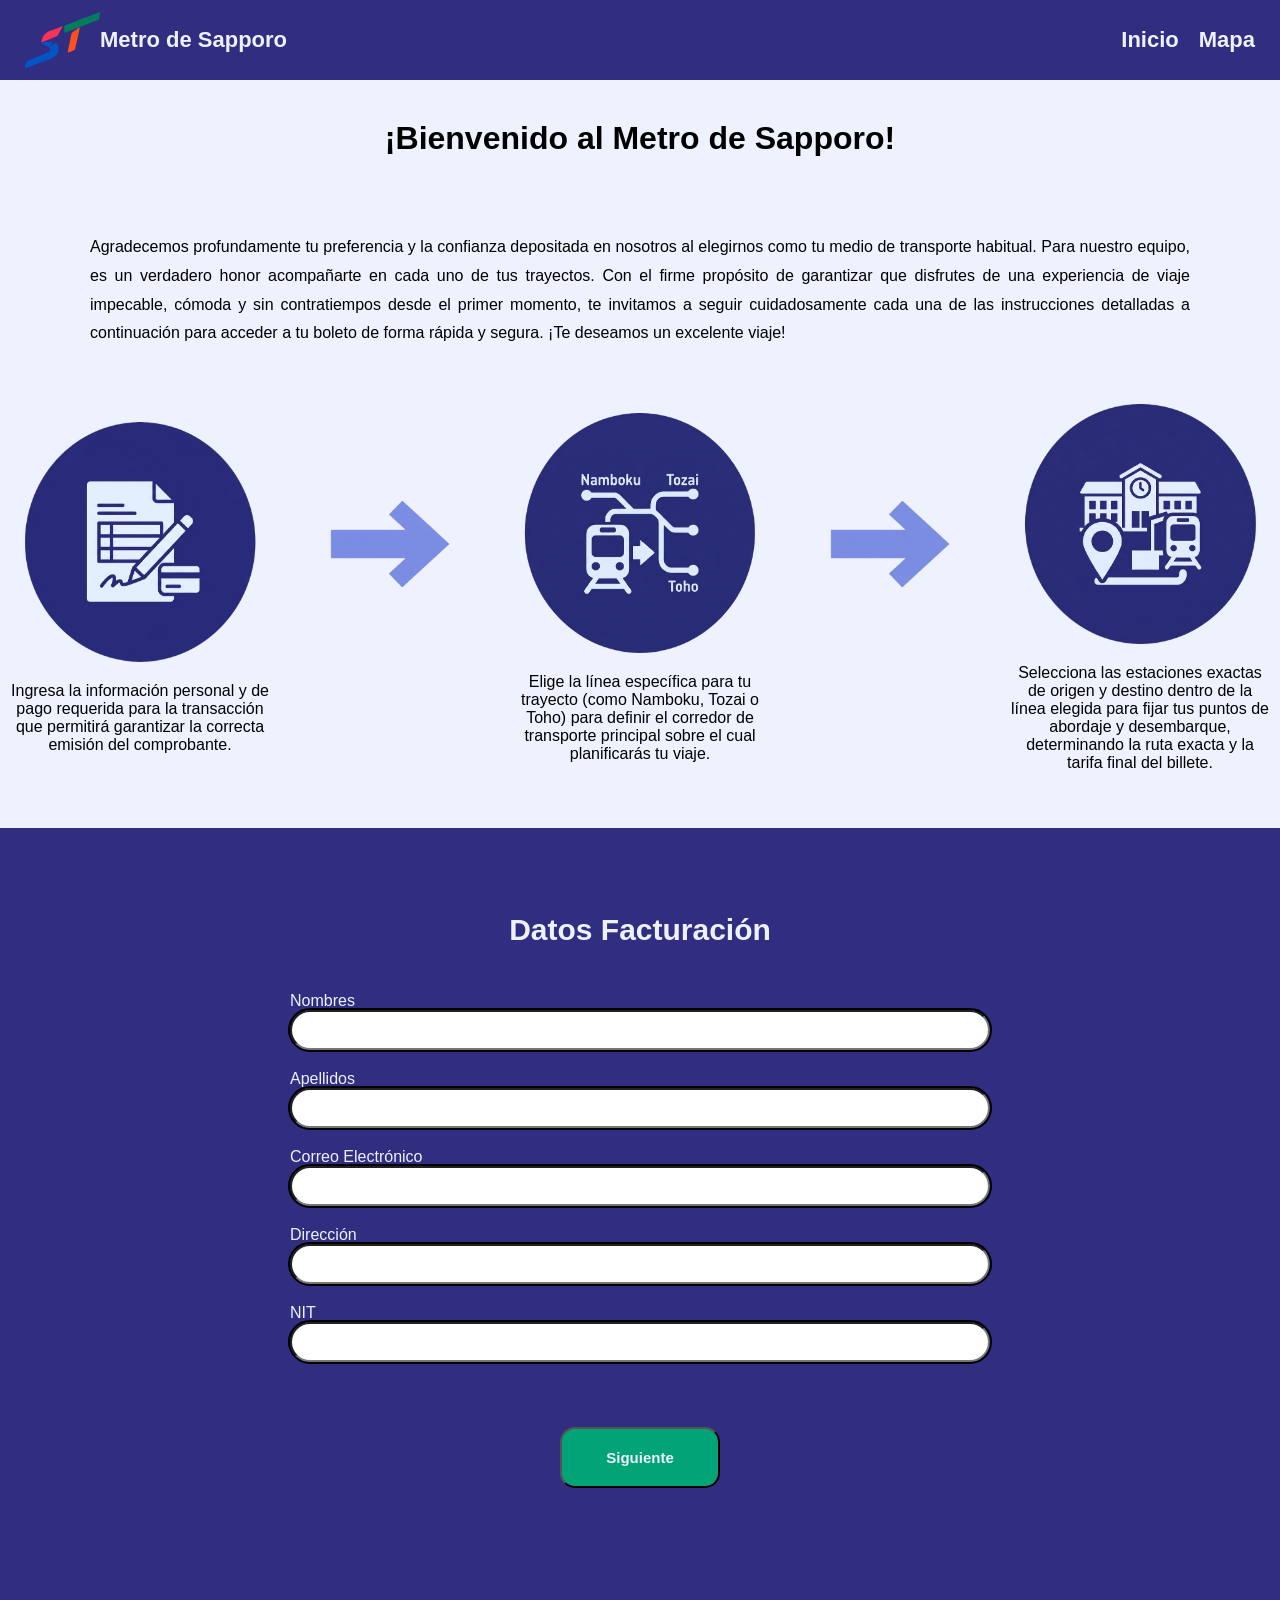
<file: index.html>
<!DOCTYPE html>
<html lang="en">
<head>
    <meta charset="UTF-8">
    <meta name="viewport" content="width=device-width, initial-scale=1.0">
    <title>Metro de Sapporo</title>
    <link rel="stylesheet" href="./styles.css">
    <link rel="icon" href="./imagenes/ST_Logo.svg">
</head>
<body>
    <header class="encabezado">
        <div class="logo"> <img id="logo-sp" src="./imagenes/ST_Logo.svg" alt="Logo Metro de Sapporo"> <p>Metro de Sapporo</p></div>
        <nav class="navegacion">
            <ul class="enlaces">
                <li><a href="#">Inicio</a></li>
                <li><a href="./mapa.html">Mapa</a></li>
            </ul>
        </nav>
    </header>

    <div class="introduccion">
        <h1>¡Bienvenido al Metro de Sapporo!</h1>
        
        <div class="bienvenida">

            <p>Agradecemos profundamente tu preferencia y la confianza depositada en nosotros al elegirnos como tu medio de transporte habitual. Para nuestro equipo, es un verdadero honor acompañarte en cada uno de tus trayectos.
            Con el firme propósito de garantizar que disfrutes de una experiencia de viaje impecable, cómoda y sin contratiempos desde el primer momento, te invitamos a seguir cuidadosamente cada una de las instrucciones detalladas a continuación para acceder a tu boleto de forma rápida y segura. ¡Te deseamos un excelente viaje!</p>

        </div>
    </div>

    <div class="instrucciones">
        <div class="info">
            <img src="./imagenes/facturacion.png" alt="Logo facturación" class="icono"> <p>Ingresa la información personal y de pago requerida para la transacción que permitirá garantizar la correcta emisión del comprobante.</p>
        </div>
        <img src="./imagenes/flecha.png" class="flecha">
        <div class="info">
            <img src="./imagenes/lineas.png" alt="Logo líneas" class="icono"> <p>Elige la línea específica para tu trayecto (como Namboku, Tozai o Toho) para definir el corredor de transporte principal sobre el cual planificarás tu viaje.</p>
        </div>
        <img src="./imagenes/flecha.png" class="flecha">
        <div class="info">
            <img src="./imagenes/estaciones.png" alt="Logo estaciones" class="icono" > <p>Selecciona las estaciones exactas de origen y destino dentro de la línea elegida para fijar tus puntos de abordaje y desembarque, determinando la ruta exacta y la tarifa final del billete.</p>
        </div>
    </div>

    <div class="datos">
        <form class="facturacion seccion-datos activa">
            <h2 class="titulo-datos">Datos Facturación</h2>
            <div>
                <label class="etiqueta" for="nombres">Nombres</label>
                <input type="text" name="nombres" id="nombres">
            </div>
            <div>
                <label class="etiqueta" for="apellidos">Apellidos</label>
                <input type="text" name="apellidos" id="apellidos">
            </div>
            <div>
                <label class="etiqueta" for="email">Correo Electrónico</label>
                <input type="email" name="email" id="email">
            </div>
            <div>
                <label class="etiqueta" for="direccion">Dirección</label>
                <input type="text" name="direccion" id="direccion">
            </div>
            <div>
                <label class="etiqueta" for="nit">NIT</label>
                <input type="text" name="nit" id="nit">
            </div>
            <button type="button" class="boton-siguiente">Siguiente</button>
        </form>
        
        <form class="lineas seccion-datos">
            <h2 class="titulo-datos">Selección Línea</h2>
            <div class="contenedor-mapa">
                <img src="./imagenes/ST_Mapa.png" alt="Mapa Líneas Metro Sapporo" id="mapa-lineas">
                <div class="opciones-lineas">
                    <div class="linea namboku">
                        <input type="radio" id="namboku" name="linea" value="namboku">
                        <label for="namboku">Namboku</label>
                    </div>
                    <div class="linea tozai">
                        <input type="radio" id="tozai" name="linea" value="tozai">
                        <label for="tozai">Tozai</label>
                    </div>
                    <div class="linea toho">
                        <input type="radio" id="toho" name="linea" value="toho">
                        <label for="namboku">Toho</label>
                    </div>
                </div>
            </div>
            <button type="button" class="boton-siguiente">Siguiente</button>
        </form>

        <form class="estaciones seccion-datos">
            <h2 class="titulo-datos">Selección de Estaciones</h2>
            <p class="nombre-linea-seleccionada">Línea activa: <span id="nombre-linea-lbl">---</span></p>
            <div>
                <details class="cuadro-desplegable">
                <summary class="titulo-desplegable">Ver Estaciones Disponibles</summary>
                <div class="lista-estaciones" id="lista-estaciones-desplegable">
                <!-- Se llena con JS -->
                </div>
                </details>
            </div>
            <div>
                <label class="etiqueta" for="origen">Estación Origen</label>
                <select id="origen" name="origen" required>
                    <option value="">-- Selecciona Origen --</option>
                </select>
            </div>
            <div>
                <label class="etiqueta" for="destino">Estación Destino</label>
                <select id="destino" name="destino" required>
                    <option value="">-- Selecciona Destino --</option>
                </select>
            </div>
            <button type="submit" class="boton-siguiente">Finalizar Boleto</button>
        </form>
        
    </div>
        <script src="./script.js"></script>
</body>
</html>
</file>
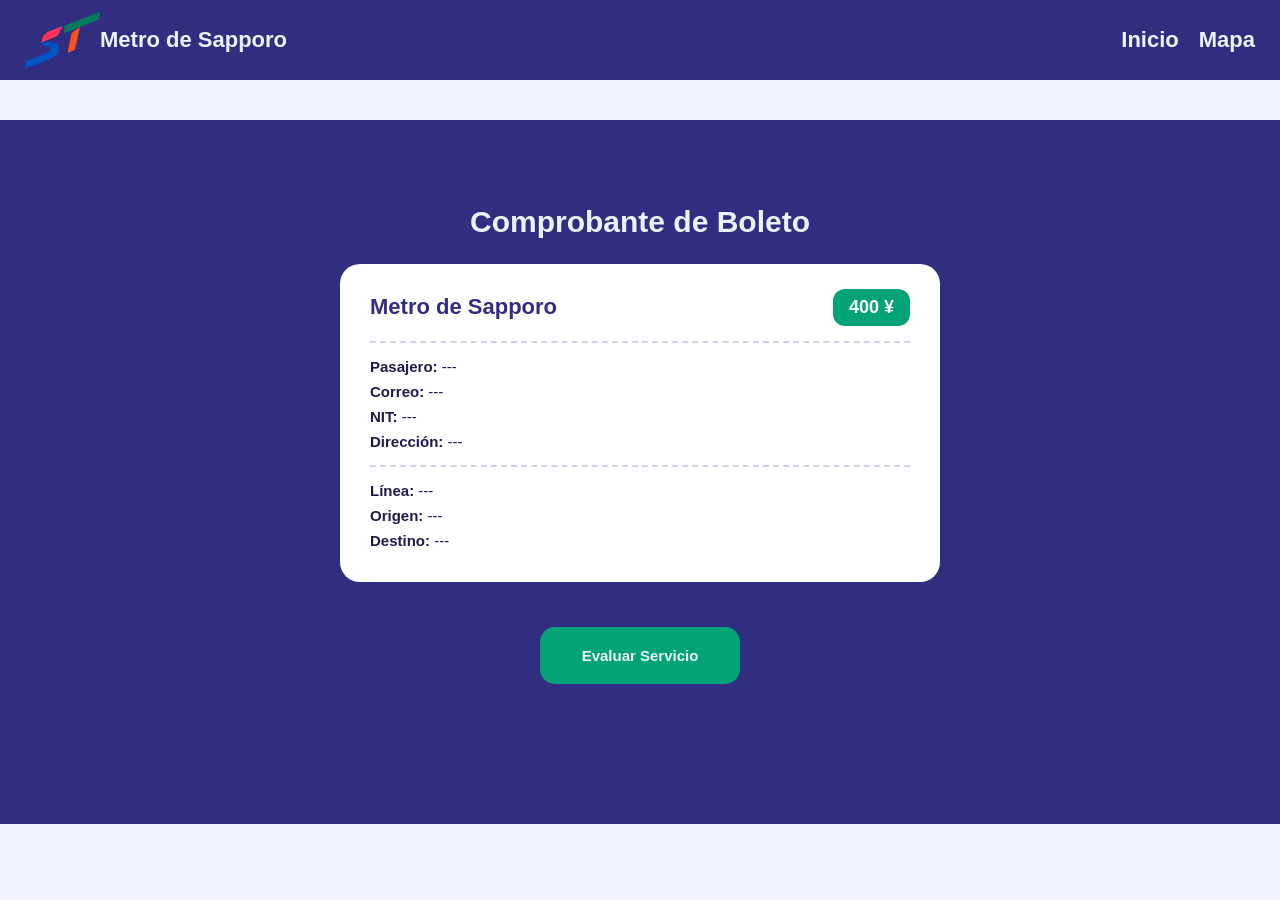
<file: boleto.html>
<!DOCTYPE html>
<html lang="en">
<head>
    <meta charset="UTF-8">
    <meta name="viewport" content="width=device-width, initial-scale=1.0">
    <title>Boleto - Metro de Sapporo</title>
    <link rel="stylesheet" href="./styles.css">
    <link rel="icon" href="./imagenes/ST_Logo.svg">
</head>
<body>
    <header class="encabezado">
        <div class="logo"> 
            <img id="logo-sp" src="./imagenes/ST_Logo.svg" alt="Logo Metro de Sapporo"> 
            <p>Metro de Sapporo</p>
        </div>
        <nav class="navegacion">
            <ul class="enlaces">
                <li><a href="./index.html">Inicio</a></li>
                <li><a href="./mapa.html">Mapa</a></li>
            </ul>
        </nav>
    </header>

    <div class="datos">
        <div class="contenedor-boleto">
            <h2 class="titulo-datos">Comprobante de Boleto</h2>

            <div class="tarjeta-boleto">
                <div class="encabezado-tarjeta">
                    <h3>Metro de Sapporo</h3>
                    <span class="tarifa-badge" id="lbl-tarifa">400 ¥</span>
                </div>

                <hr class="linea-divisora">

                <div class="info-pasajero">
                    <p><strong>Pasajero:</strong> <span id="lbl-nombre">---</span></p>
                    <p><strong>Correo:</strong> <span id="lbl-email">---</span></p>
                    <p><strong>NIT:</strong> <span id="lbl-nit">---</span></p>
                    <p><strong>Dirección:</strong> <span id="lbl-direccion">---</span></p>
                </div>

                <hr class="linea-divisora">

                <div class="info-trayecto">
                    <p><strong>Línea:</strong> <span id="lbl-linea">---</span></p>
                    <p><strong>Origen:</strong> <span id="lbl-origen">---</span></p>
                    <p><strong>Destino:</strong> <span id="lbl-destino">---</span></p>
                </div>
            </div>

            <div class="acciones-boleto">
                <a href="./satisfaccion.html" class="boton-siguiente enlace-inicio">Evaluar Servicio</a>
            </div>
        </div>
    </div>

    <script>
        document.addEventListener('DOMContentLoaded', () => {
            const dataGuardada = localStorage.getItem('boletoSapporo');

            if (dataGuardada) {
                const datos = JSON.parse(dataGuardada);

                document.getElementById('lbl-nombre').textContent = `${datos.nombres} ${datos.apellidos}`;
                document.getElementById('lbl-email').textContent = datos.email;
                document.getElementById('lbl-nit').textContent = datos.nit;
                document.getElementById('lbl-direccion').textContent = datos.direccion;
                document.getElementById('lbl-linea').textContent = datos.linea;
                document.getElementById('lbl-origen').textContent = datos.origen;
                document.getElementById('lbl-destino').textContent = datos.destino;
                document.getElementById('lbl-tarifa').textContent = datos.tarifa;
            }
        });
    </script>
</body>
</html>
</file>
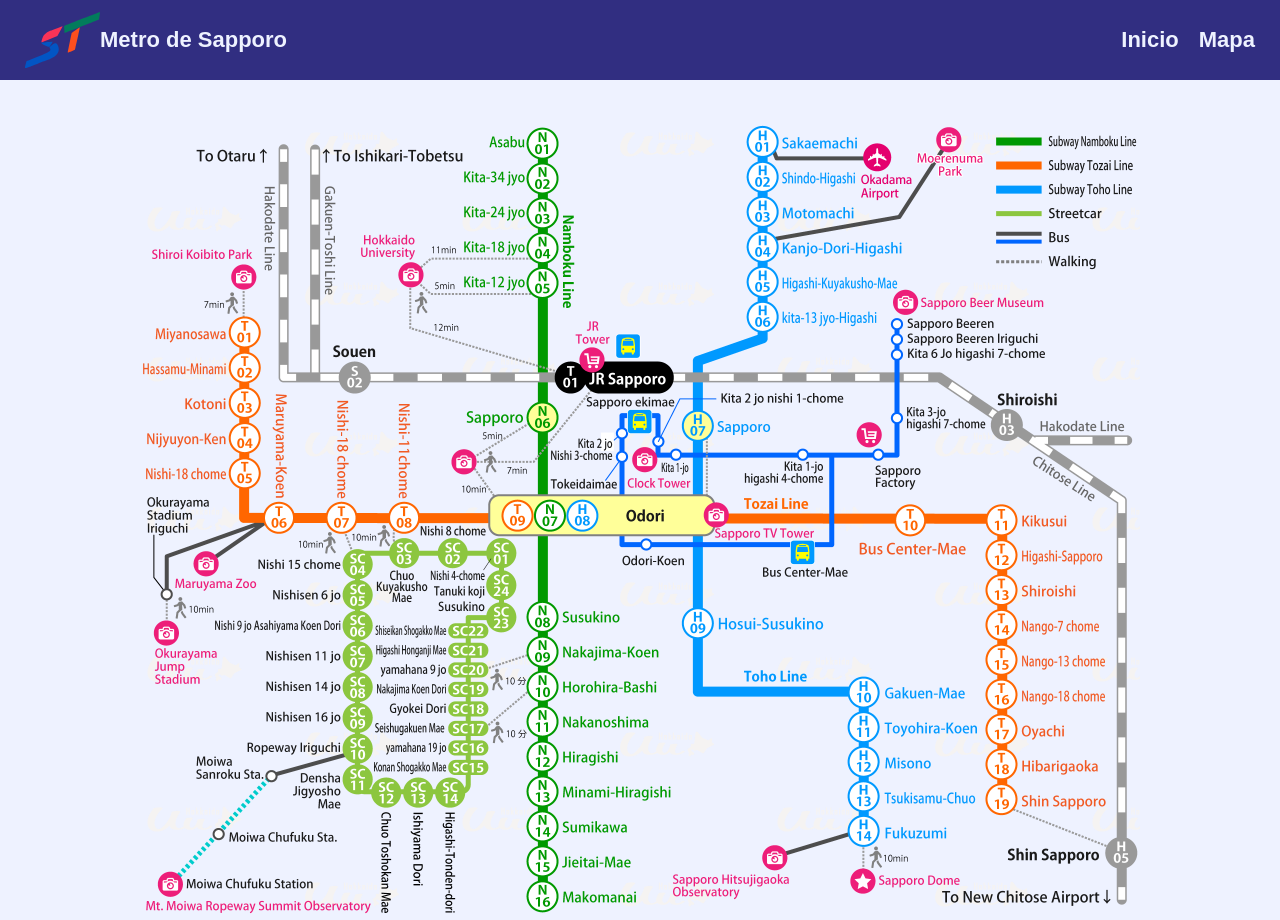
<file: mapa.html>
<!DOCTYPE html>
<html lang="en">
<head>
     <meta charset="UTF-8">
    <meta name="viewport" content="width=device-width, initial-scale=1.0">
    <title>Mapa - Metro de Sapporo</title>
    <link rel="stylesheet" href="./styles.css">
    <link rel="icon" href="./imagenes/ST_Logo.svg">
</head>
<body>
     <header class="encabezado">
        <div class="logo"> 
            <img id="logo-sp" src="./imagenes/ST_Logo.svg" alt="Logo Metro de Sapporo"> 
            <p>Metro de Sapporo</p>
        </div>
        <nav class="navegacion">
            <ul class="enlaces">
                <li><a href="./index.html">Inicio</a></li>
                <li><a href="#">Mapa</a></li>
            </ul>
        </nav>
    </header>

    <div>
        <img style="width: 1000px; height: auto; margin: 0 auto; display:block;" src="./imagenes/ST_mapaCompleto.png">
    </div>
</body>
</html>
</file>
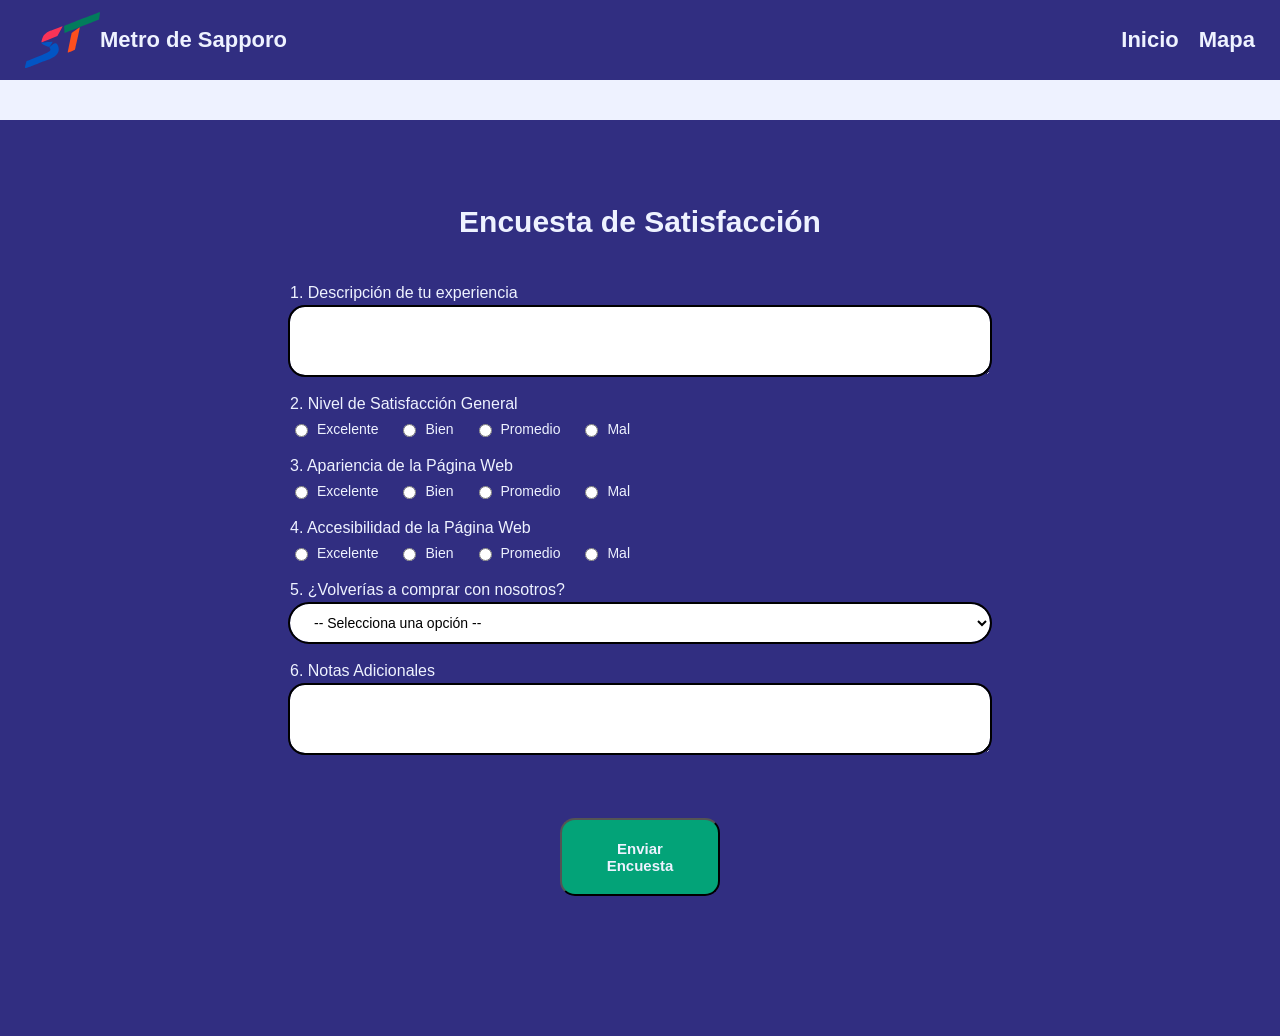
<file: satisfaccion.html>
<!DOCTYPE html>
<html lang="es">
<head>
    <meta charset="UTF-8">
    <meta name="viewport" content="width=device-width, initial-scale=1.0">
    <title>Encuesta de Satisfacción - Metro de Sapporo</title>
    <link rel="stylesheet" href="./styles.css">
    <link rel="icon" href="./imagenes/ST_Logo.svg">
</head>
<body>
    <header class="encabezado">
        <div class="logo"> 
            <img id="logo-sp" src="./imagenes/ST_Logo.svg" alt="Logo Metro de Sapporo"> 
            <p>Metro de Sapporo</p>
        </div>
        <nav class="navegacion">
            <ul class="enlaces">
                <li><a href="./index.html">Inicio</a></li>
                <li><a href="./mapa.html">Mapa</a></li>
            </ul>
        </nav>
    </header>

    <div class="datos">
        <form class="satisfaccion" id="form-satisfaccion">
            <h2 class="titulo-datos">Encuesta de Satisfacción</h2>

            <div>
                <label class="etiqueta" for="experiencia">1. Descripción de tu experiencia</label>
                <textarea id="experiencia" name="experiencia" rows="3" required></textarea>
            </div>

            <div>
                <label class="etiqueta">2. Nivel de Satisfacción General</label>
                <div class="grupo-radio">
                    <label><input type="radio" name="satisfaccion" value="excelente" required> Excelente</label>
                    <label><input type="radio" name="satisfaccion" value="bien"> Bien</label>
                    <label><input type="radio" name="satisfaccion" value="promedio"> Promedio</label>
                    <label><input type="radio" name="satisfaccion" value="mal"> Mal</label>
                </div>
            </div>

            <div>
                <label class="etiqueta">3. Apariencia de la Página Web</label>
                <div class="grupo-radio">
                    <label><input type="radio" name="apariencia" value="excelente" required> Excelente</label>
                    <label><input type="radio" name="apariencia" value="bien"> Bien</label>
                    <label><input type="radio" name="apariencia" value="promedio"> Promedio</label>
                    <label><input type="radio" name="apariencia" value="mal"> Mal</label>
                </div>
            </div>

            <div>
                <label class="etiqueta">4. Accesibilidad de la Página Web</label>
                <div class="grupo-radio">
                    <label><input type="radio" name="accesibilidad" value="excelente" required> Excelente</label>
                    <label><input type="radio" name="accesibilidad" value="bien"> Bien</label>
                    <label><input type="radio" name="accesibilidad" value="promedio"> Promedio</label>
                    <label><input type="radio" name="accesibilidad" value="mal"> Mal</label>
                </div>
            </div>

            <div>
                <label class="etiqueta" for="recompra">5. ¿Volverías a comprar con nosotros?</label>
                <select id="recompra" name="recompra" required>
                    <option value="">-- Selecciona una opción --</option>
                    <option value="definitivamente">Definitivamente</option>
                    <option value="si">Sí</option>
                    <option value="probablemente">Probablemente</option>
                    <option value="no">No</option>
                    <option value="jamas">Jamás</option>
                </select>
            </div>

            <div>
                <label class="etiqueta" for="notas">6. Notas Adicionales</label>
                <textarea id="notas" name="notas" rows="3"></textarea>
            </div>

            <button type="submit" class="boton-siguiente">Enviar Encuesta</button>
        </form>
    </div>

<script>
    document.getElementById('form-satisfaccion').addEventListener('submit', async (e) => {
        e.preventDefault();

        const dataGuardada = localStorage.getItem('boletoSapporo');
        let nombreCompleto = 'Anónimo';

        if (dataGuardada) {
            const datosUsuario = JSON.parse(dataGuardada);
            nombreCompleto = `${datosUsuario.nombres || ''} ${datosUsuario.apellidos || ''}`.trim();
        }

        const evaluacion = {
            nombreCompleto: nombreCompleto,
            experiencia: document.getElementById('experiencia').value,
            satisfaccion: document.querySelector('input[name="satisfaccion"]:checked')?.value || '',
            apariencia: document.querySelector('input[name="apariencia"]:checked')?.value || '',
            accesibilidad: document.querySelector('input[name="accesibilidad"]:checked')?.value || '',
            recompra: document.getElementById('recompra').value,
            notas: document.getElementById('notas').value || 'Sin notas'
        };

        const API_URL = 'https://sheetdb.io/api/v1/72ntod5u07xml';

        try {
            const respuesta = await fetch(API_URL, {
                method: 'POST',
                headers: {
                    'Content-Type': 'application/json'
                },
                body: JSON.stringify({ data: evaluacion })
            });

            if (respuesta.ok) {
                alert('¡Gracias por evaluar nuestro servicio! Tus datos fueron guardados.');
                
                localStorage.removeItem('boletoSapporo');
                window.location.href = './index.html';
            } else {
                alert('Ocurrió un error al guardar la encuesta. Inténtalo nuevamente.');
            }
        } catch (error) {
            console.error('Error enviando datos:', error);
            alert('Error de conexión al guardar la encuesta.');
        }
    });
</script>
</body>
</html>
</file>
<file: styles.css>
html{
    box-sizing: border-box;
    font-family: "Roboto", sans-serif;
}

body{
    background-color: #EEF2FF;
    margin: 0px;
    padding: 0px;
}

.encabezado{
    background-color: #312E81;
    display: flex;
    justify-content: space-between;
    max-height: 80px;
    margin-bottom: 40px;
}

.logo,
.navegacion,
.navegacion ul{
    display: flex;
    justify-content: flex-start;
    align-items: center;
    
}

.logo,
.navegacion{
    padding: 15px 25px;
}

.navegacion ul{
    gap: 20px;
}

#logo-sp{
    width: 75px;
    height: auto;
}

.logo p,
.navegacion ul{
    font-size: 22px;
    font-weight: bold;
    color: #EEF2FF;
    margin: 0;
}

.navegacion ul{
    list-style-type: none;
    display: flex;
}

.encabezado a{
    color: inherit;
    text-decoration: none;
}

h1{
    text-align: center;
    margin-bottom: 60px;
}

.introduccion{
    margin-bottom: 40px;
}

.bienvenida{
    display: flex;
    justify-content: center;
    align-items: center;
    gap: 60px;
    max-width: 1100px;
    margin: 0 auto;
}

.bienvenida p{
    line-height: 1.8;
    text-align: justify;
}

.instrucciones{
    display: flex;
    justify-content: center;;
    align-items: center;
    flex-wrap: wrap;
    gap: 60px;
    margin-bottom: 40px;
}

.info{
    max-width:260px;
    text-align: center;
}

.info .icono{
    height: 240px;
    width: auto;
}

.flecha{
    height: 120px;
    width: auto;
    align-self: flex-start;
    padding-top: 80px;
}

.datos{
    background-color: #312E81;
    color: #EEF2FF;
    padding: 60px 0;
}

.titulo-datos{
    text-align: center;
    font-weight: bold;
    font-size: 30px;
}

.seccion-datos{
    display: flex;
    flex-direction: column;
    gap: 20px;
}

.facturacion div{
    display:flex;
    flex-direction: column;
}

.facturacion{
    max-width: 700px;
    gap: 20px;
    margin: 0 auto;
}

.facturacion div input{
    padding: 10px 20px;
    border-radius: 20px;
    outline: solid black 2px;
    font-size: 14px;
}

.boton-siguiente{
    width: 160px;
    padding: 20px;
    font-size: 15px;
    font-weight: bold;
    margin: 45px auto 80px;
    border-radius: 15px;
    background-color: #03a378;
    color: #EEF2FF;
    transition-duration: 0.4s;
}

.boton-siguiente:hover{
    background-color:  #027c5c;
    color: white;
}

.contenedor-mapa{
    position: relative;
}

#mapa-lineas{
    width: 825px;
    height: auto;
    display: block;
}

.lineas div{
    margin: 0 auto;
}

.opciones-lineas{
    display: flex;
    flex-direction: column;
    align-items: center;
    position: absolute;
    left: 690px;
    bottom: 435px;
}

.linea{
    padding: 15px 20px;
    width: 95px;
}

.namboku{
    background-color: #018006;
}

.tozai{
    background-color: #faaa1b;
}

.toho{
    background-color: #0a7fec;
}

.seccion-datos:not(.activa) {
    display: none !important;
}

.estaciones {
    max-width: 700px;
    gap: 20px;
    margin: 0 auto;
}

.estaciones div {
    display: flex;
    flex-direction: column;
}

.nombre-linea-seleccionada {
    text-align: center;
    font-size: 18px;
    margin: 0 0 10px 0;
}

.estaciones select {
    padding: 10px 20px;
    border-radius: 20px;
    outline: solid black 2px;
    font-size: 14px;
    background-color: white;
    border: none;
    margin-top: 5px;
}

.cuadro-desplegable {
    background-color: white;
    color: black;
    border-radius: 20px;
    outline: solid black 2px;
    padding: 10px 20px;
    font-size: 14px;
}

.titulo-desplegable {
    cursor: pointer;
    font-weight: bold;
}

.lista-estaciones {
    margin-top: 10px;
    max-height: 150px;
    overflow-y: auto;
}

.item-estacion {
    padding: 4px 0;
    display: flex;
    justify-content: space-between;
}

.contenedor-boleto {
    max-width: 600px;
    margin: 0 auto;
    padding: 0 20px;
}

.tarjeta-boleto {
    background-color: #ffffff;
    color: #1e1b4b;
    border-radius: 20px;
    padding: 25px 30px;
    margin-top: 20px;
}

.encabezado-tarjeta {
    display: flex;
    justify-content: space-between;
    align-items: center;
}

.encabezado-tarjeta h3 {
    margin: 0;
    color: #312E81;
    font-size: 22px;
}

.tarifa-badge {
    background-color: #03a378;
    color: white;
    font-weight: bold;
    font-size: 18px;
    padding: 8px 16px;
    border-radius: 12px;
}

.linea-divisora {
    border: 0;
    border-top: 2px dashed #cbd5e1;
    margin: 15px 0;
}

.info-pasajero p,
.info-trayecto p {
    margin: 8px 0;
    font-size: 15px;
}

.acciones-boleto {
    text-align: center;
}

.enlace-inicio {
    display: inline-block;
    text-decoration: none;
    text-align: center;
}

.satisfaccion {
    display: flex;
    flex-direction: column;
    max-width: 700px;
    gap: 20px;
    margin: 0 auto;
}

.satisfaccion div {
    display: flex;
    flex-direction: column;
}

.satisfaccion textarea {
    padding: 10px 20px;
    border-radius: 15px;
    outline: solid black 2px;
    font-size: 14px;
    font-family: inherit;
    border: none;
    resize: vertical;
    margin-top: 5px;
}

.grupo-radio {
    display: flex !important;
    flex-direction: row !important;
    gap: 20px;
    margin-top: 8px;
    flex-wrap: wrap;
}

.grupo-radio label {
    display: flex;
    align-items: center;
    gap: 6px;
    font-size: 14px;
    cursor: pointer;
}

.satisfaccion select {
    padding: 10px 20px;
    border-radius: 20px;
    outline: solid black 2px;
    font-size: 14px;
    background-color: white;
    border: none;
    margin-top: 5px;
}
</file>
